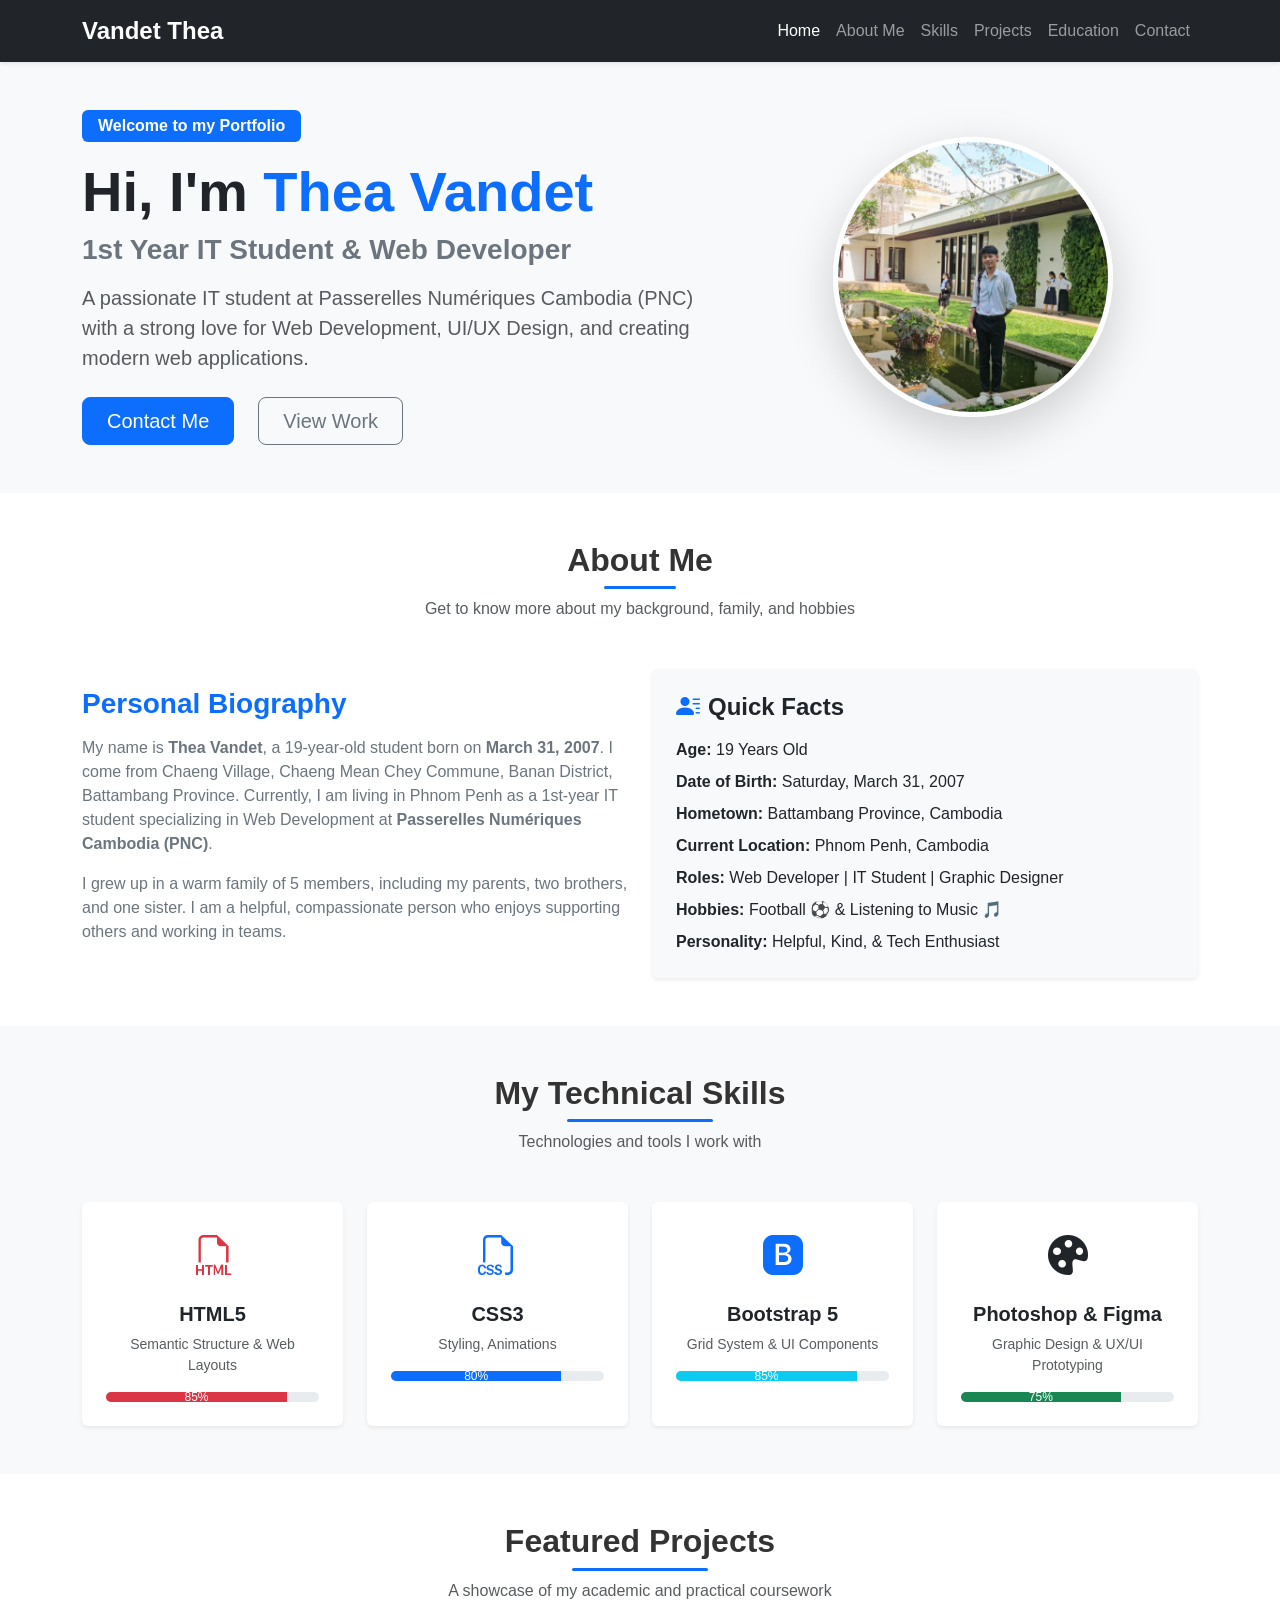
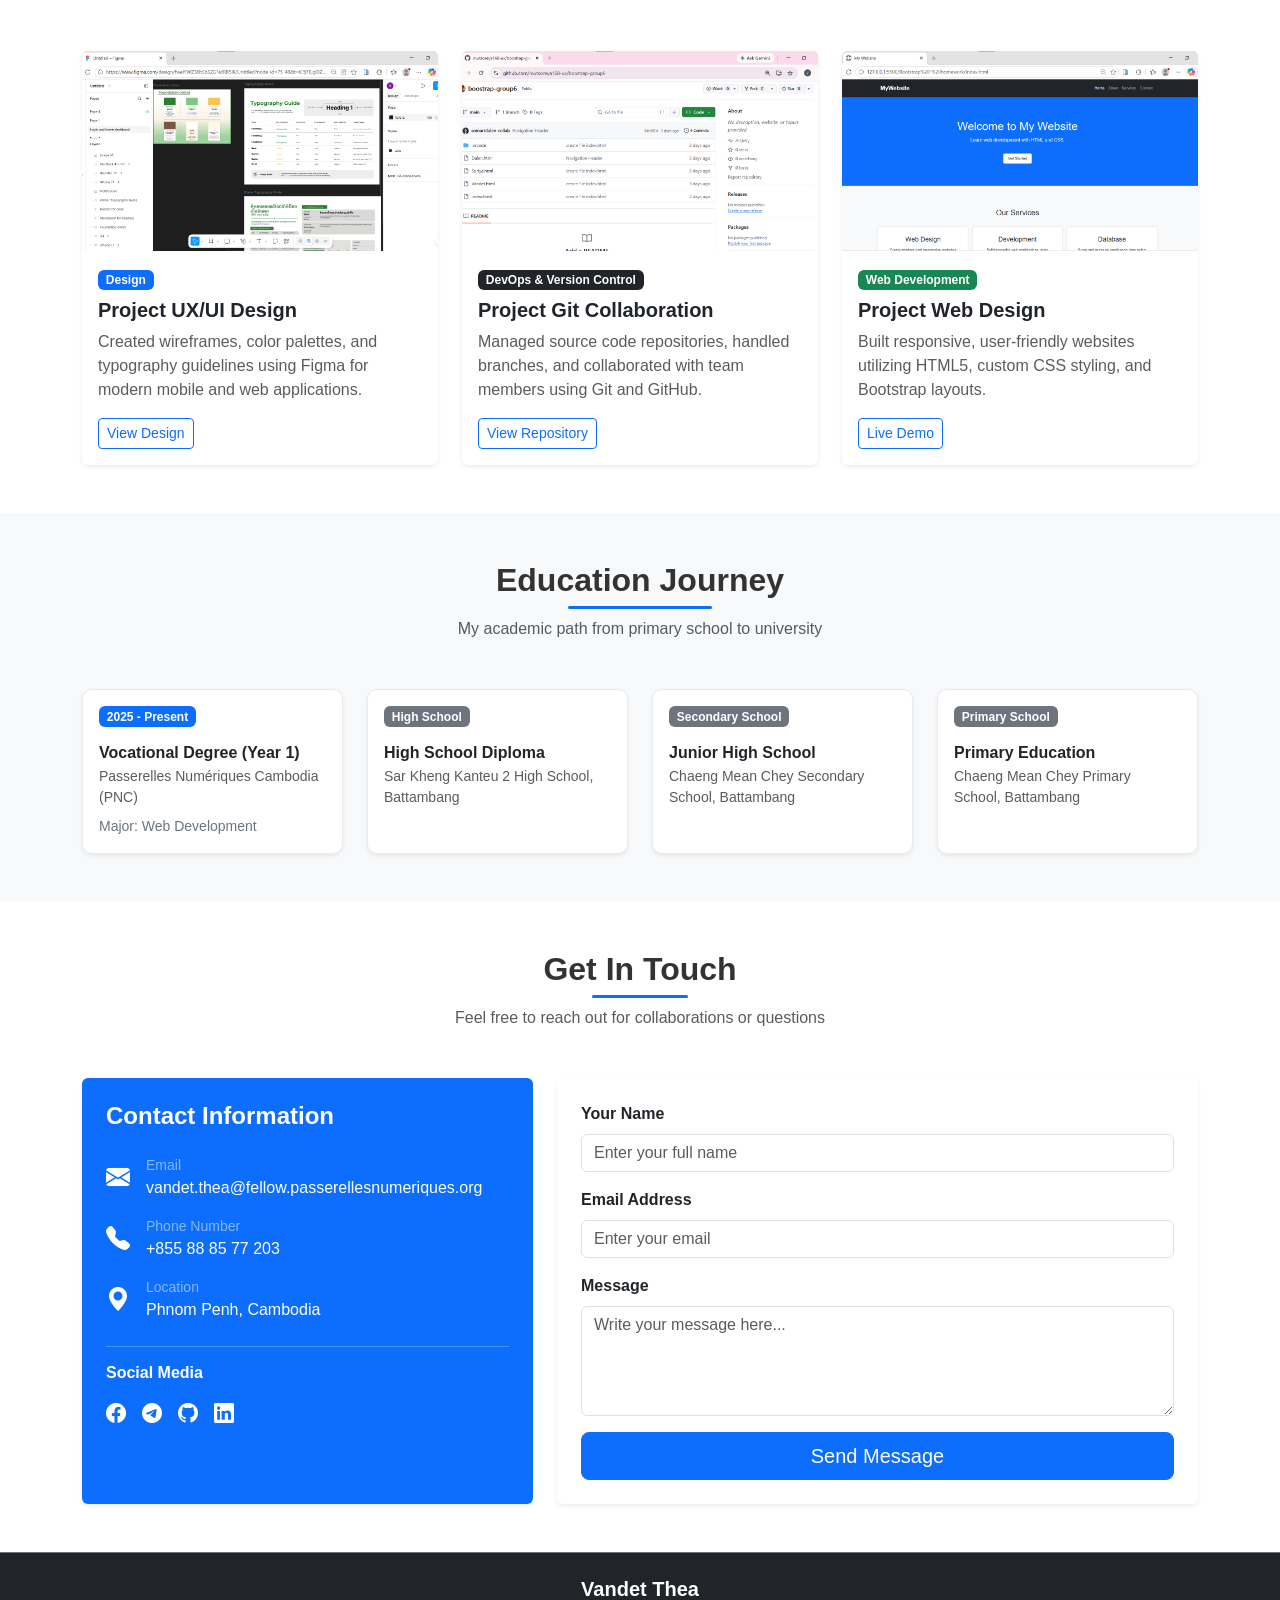
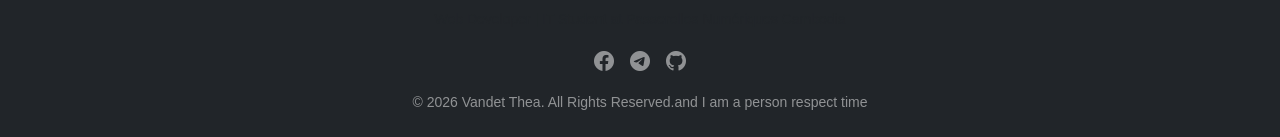
<file: index.html>
<!DOCTYPE html>
<html lang="en">

<head>
    <meta charset="UTF-8">
    <meta name="viewport" content="width=device-width, initial-scale=1.0">
    <title>Personal Portfolio</title>
    <link href="https://cdn.jsdelivr.net/npm/bootstrap@5.3.0/dist/css/bootstrap.min.css" rel="stylesheet">
    <link rel="stylesheet" href="https://cdn.jsdelivr.net/npm/bootstrap-icons@1.10.5/font/bootstrap-icons.css">
    <link rel="stylesheet" href="css/style.css">
</head>

<body>

    <nav class="navbar navbar-expand-lg navbar-dark bg-dark sticky-top shadow-sm">
        <div class="container">
            <a class="navbar-brand fw-bold fs-4" href="#">
                Vandet Thea
            </a>
            <button class="navbar-toggler" type="button" data-bs-toggle="collapse" data-bs-target="#navbarNav">
                <span class="navbar-toggler-icon"></span>
            </button>
            <div class="collapse navbar-collapse" id="navbarNav">
                <ul class="navbar-nav ms-auto">
                    <li class="nav-item"><a class="nav-link active" href="#home">Home</a></li>
                    <li class="nav-item"><a class="nav-link" href="#about">About Me</a></li>
                    <li class="nav-item"><a class="nav-link" href="#skills">Skills</a></li>
                    <li class="nav-item"><a class="nav-link" href="#projects">Projects</a></li>
                    <li class="nav-item"><a class="nav-link" href="#education">Education</a></li>
                    <li class="nav-item"><a class="nav-link" href="#contact">Contact</a></li>
                </ul>
            </div>
        </div>
    </nav>

    <section id="home" class="py-5 bg-light text-dark hero-section d-flex align-items-center">
        <div class="container">
            <div class="row align-items-center">
                <div class="col-lg-7 text-center text-lg-start mb-4 mb-lg-0">
                    <span class="badge bg-primary px-3 py-2 fs-6 mb-3">Welcome to my Portfolio</span>
                    <h1 class="display-4 fw-bold mb-2">Hi, I'm <span class="text-primary">Thea Vandet</span></h1>
                    <h3 class="fw-semibold text-secondary mb-3">1st Year IT Student & Web Developer</h3>
                    <p class="lead text-muted mb-4">
                        A passionate IT student at Passerelles Numériques Cambodia (PNC) with a strong love for Web
                        Development, UI/UX Design, and creating modern web applications.
                    </p>
                    <div class="d-flex gap-3 justify-content-center justify-content-lg-start">
                        <a href="#contact" class="btn btn-primary btn-lg px-4 me-md-2">Contact Me</a>
                        <a href="#projects" class="btn btn-outline-secondary btn-lg px-4">View Work</a>
                    </div>
                </div>
                <div class="col-lg-5 text-center">
                    <div class="hero-img-wrapper">
                        <img src="images/profile.jpg" alt="Thea Vandet"
                            class="img-fluid rounded-circle shadow-lg profile-img">
                    </div>
                </div>
            </div>
        </div>
    </section>

    <section id="about" class="py-5">
        <div class="container">
            <div class="text-center mb-5">
                <h2 class="fw-bold section-title">About Me</h2>
                <p class="text-muted">Get to know more about my background, family, and hobbies</p>
            </div>
            <div class="row g-4 align-items-center">
                <div class="col-lg-6">
                    <h3 class="fw-bold mb-3 text-primary">Personal Biography</h3>
                    <p class="text-secondary">
                        My name is <strong>Thea Vandet</strong>, a 19-year-old student born on <strong>March 31,
                            2007</strong>. I come from Chaeng Village, Chaeng Mean Chey Commune, Banan District,
                        Battambang Province. Currently, I am living in Phnom Penh as a 1st-year IT student specializing
                        in Web Development at <strong>Passerelles Numériques Cambodia (PNC)</strong>.
                    </p>
                    <p class="text-secondary">
                        I grew up in a warm family of 5 members, including my parents, two brothers, and one sister. I
                        am a helpful, compassionate person who enjoys supporting others and working in teams.
                    </p>
                </div>
                <div class="col-lg-6">
                    <div class="card border-0 shadow-sm p-4 bg-light">
                        <h4 class="fw-bold mb-3 text-dark"><i
                                class="bi bi-person-lines-fill me-2 text-primary"></i>Quick Facts</h4>
                        <ul class="list-unstyled mb-0">
                            <li class="mb-2"><strong>Age:</strong> 19 Years Old</li>
                            <li class="mb-2"><strong>Date of Birth:</strong> Saturday, March 31, 2007</li>
                            <li class="mb-2"><strong>Hometown:</strong> Battambang Province, Cambodia</li>
                            <li class="mb-2"><strong>Current Location:</strong> Phnom Penh, Cambodia</li>
                            <li class="mb-2"><strong>Roles:</strong> Web Developer | IT Student | Graphic Designer</li>
                            <li class="mb-2"><strong>Hobbies:</strong> Football ⚽ & Listening to Music 🎵</li>
                            <li><strong>Personality:</strong> Helpful, Kind, & Tech Enthusiast</li>
                        </ul>
                    </div>
                </div>
            </div>
        </div>
    </section>

    <section id="skills" class="py-5 bg-light">
        <div class="container">
            <div class="text-center mb-5">
                <h2 class="fw-bold section-title">My Technical Skills</h2>
                <p class="text-muted">Technologies and tools I work with</p>
            </div>
            <div class="row g-4">
                <div class="col-md-6 col-lg-3">
                    <div class="card h-100 border-0 shadow-sm text-center p-4 skill-card">
                        <div class="fs-1 text-danger mb-3"><i class="bi bi-filetype-html"></i></div>
                        <h5 class="fw-bold">HTML5</h5>
                        <p class="small text-muted mb-3">Semantic Structure & Web Layouts</p>
                        <div class="progress" style="height: 10px;">
                            <div class="progress-bar bg-danger" style="width: 85%;">85%</div>
                        </div>
                    </div>
                </div>
                <div class="col-md-6 col-lg-3">
                    <div class="card h-100 border-0 shadow-sm text-center p-4 skill-card">
                        <div class="fs-1 text-primary mb-3"><i class="bi bi-filetype-css"></i></div>
                        <h5 class="fw-bold">CSS3</h5>
                        <p class="small text-muted mb-3">Styling, Animations</p>
                        <div class="progress" style="height: 10px;">
                            <div class="progress-bar bg-primary" style="width: 80%;">80%</div>
                        </div>
                    </div>
                </div>
                <div class="col-md-6 col-lg-3">
                    <div class="card h-100 border-0 shadow-sm text-center p-4 skill-card">
                        <div class="fs-1 text-primary mb-3"><i class="bi bi-bootstrap-fill"></i></div>
                        <h5 class="fw-bold">Bootstrap 5</h5>
                        <p class="small text-muted mb-3">Grid System & UI Components</p>
                        <div class="progress" style="height: 10px;">
                            <div class="progress-bar bg-info" style="width: 85%;">85%</div>
                        </div>
                    </div>
                </div>
                <div class="col-md-6 col-lg-3">
                    <div class="card h-100 border-0 shadow-sm text-center p-4 skill-card">
                        <div class="fs-1 text-dark mb-3"><i class="bi bi-palette-fill"></i></div>
                        <h5 class="fw-bold">Photoshop & Figma</h5>
                        <p class="small text-muted mb-3">Graphic Design & UX/UI Prototyping</p>
                        <div class="progress" style="height: 10px;">
                            <div class="progress-bar bg-success" style="width: 75%;">75%</div>
                        </div>
                    </div>
                </div>
            </div>
        </div>
    </section>

    <section id="projects" class="py-5">
        <div class="container">
            <div class="text-center mb-5">
                <h2 class="fw-bold section-title">Featured Projects</h2>
                <p class="text-muted">A showcase of my academic and practical coursework</p>
            </div>
            <div class="row g-4">
                <div class="col-md-4">
                    <div class="card h-100 border-0 shadow-sm project-card">
                        <img src="images/project1.png" class="card-img-top project-img" alt="UX/UI Design Project">
                        <div class="card-body">
                            <span class="badge bg-primary mb-2">Design</span>
                            <h5 class="card-title fw-bold">Project UX/UI Design</h5>
                            <p class="card-text text-muted">Created wireframes, color palettes, and typography
                                guidelines using Figma for modern mobile and web applications.</p>
                            <a href="#" class="btn btn-sm btn-outline-primary">View Design</a>
                        </div>
                    </div>
                </div>
                <div class="col-md-4">
                    <div class="card h-100 border-0 shadow-sm project-card">
                        <img src="images/project2.png" class="card-img-top project-img" alt="Git Collaboration Project">
                        <div class="card-body">
                            <span class="badge bg-dark mb-2">DevOps & Version Control</span>
                            <h5 class="card-title fw-bold">Project Git Collaboration</h5>
                            <p class="card-text text-muted">Managed source code repositories, handled branches, and
                                collaborated with team members using Git and GitHub.</p>
                            <a href="#" class="btn btn-sm btn-outline-primary">View Repository</a>
                        </div>
                    </div>
                </div>
                <div class="col-md-4">
                    <div class="card h-100 border-0 shadow-sm project-card">
                        <img src="images/project3.png" class="card-img-top project-img" alt="Web Design Project">
                        <div class="card-body">
                            <span class="badge bg-success mb-2">Web Development</span>
                            <h5 class="card-title fw-bold">Project Web Design</h5>
                            <p class="card-text text-muted">Built responsive, user-friendly websites utilizing HTML5,
                                custom CSS styling, and Bootstrap layouts.</p>
                            <a href="#" class="btn btn-sm btn-outline-primary">Live Demo</a>
                        </div>
                    </div>
                </div>
            </div>
        </div>
    </section>

    <section id="education" class="py-5 bg-light">
        <div class="container">
            <div class="text-center mb-5">
                <h2 class="fw-bold section-title">Education Journey</h2>
                <p class="text-muted">My academic path from primary school to university</p>
            </div>

            <div class="row g-4">
                <div class="col-md-6 col-lg-3">
                    <div class="card h-100 border-0 shadow-sm p-3 edu-card bg-white">
                        <span class="badge bg-primary mb-3 align-self-start">2025 - Present</span>
                        <h6 class="fw-bold text-dark mb-1">Vocational Degree (Year 1)</h6>
                        <p class="small text-muted mb-2">Passerelles Numériques Cambodia (PNC)</p>
                        <small class="text-secondary d-block">Major: Web Development</small>
                    </div>
                </div>
                <div class="col-md-6 col-lg-3">
                    <div class="card h-100 border-0 shadow-sm p-3 edu-card bg-white">
                        <span class="badge bg-secondary mb-3 align-self-start">High School</span>
                        <h6 class="fw-bold text-dark mb-1">High School Diploma</h6>
                        <p class="small text-muted mb-0">Sar Kheng Kanteu 2 High School, Battambang</p>
                    </div>
                </div>
                <div class="col-md-6 col-lg-3">
                    <div class="card h-100 border-0 shadow-sm p-3 edu-card bg-white">
                        <span class="badge bg-secondary mb-3 align-self-start">Secondary School</span>
                        <h6 class="fw-bold text-dark mb-1">Junior High School</h6>
                        <p class="small text-muted mb-0">Chaeng Mean Chey Secondary School, Battambang</p>
                    </div>
                </div>
                <div class="col-md-6 col-lg-3">
                    <div class="card h-100 border-0 shadow-sm p-3 edu-card bg-white">
                        <span class="badge bg-secondary mb-3 align-self-start">Primary School</span>
                        <h6 class="fw-bold text-dark mb-1">Primary Education</h6>
                        <p class="small text-muted mb-0">Chaeng Mean Chey Primary School, Battambang</p>
                    </div>
                </div>
            </div>
        </div>
    </section>

    <section id="contact" class="py-5">
        <div class="container">
            <div class="text-center mb-5">
                <h2 class="fw-bold section-title">Get In Touch</h2>
                <p class="text-muted">Feel free to reach out for collaborations or questions</p>
            </div>
            <div class="row g-4">
                <div class="col-lg-5">
                    <div class="bg-primary text-white p-4 rounded shadow-sm h-100">
                        <h4 class="fw-bold mb-4">Contact Information</h4>
                        <div class="d-flex align-items-center mb-3">
                            <i class="bi bi-envelope-fill fs-4 me-3"></i>
                            <div>
                                <small class="d-block text-white-50">Email</small>
                                <span>vandet.thea@fellow.passerellesnumeriques.org</span>
                            </div>
                        </div>
                        <div class="d-flex align-items-center mb-3">
                            <i class="bi bi-telephone-fill fs-4 me-3"></i>
                            <div>
                                <small class="d-block text-white-50">Phone Number</small>
                                <span>+855 88 85 77 203</span>
                            </div>
                        </div>
                        <div class="d-flex align-items-center mb-4">
                            <i class="bi bi-geo-alt-fill fs-4 me-3"></i>
                            <div>
                                <small class="d-block text-white-50">Location</small>
                                <span>Phnom Penh, Cambodia</span>
                            </div>
                        </div>
                        <hr class="bg-white">
                        <h6 class="fw-bold mb-3">Social Media</h6>
                        <div class="d-flex gap-3 fs-5">
                            <a href="#" class="text-white"><i class="bi bi-facebook"></i></a>
                            <a href="#" class="text-white"><i class="bi bi-telegram"></i></a>
                            <a href="#" class="text-white"><i class="bi bi-github"></i></a>
                            <a href="#" class="text-white"><i class="bi bi-linkedin"></i></a>
                        </div>
                    </div>
                </div>
                <div class="col-lg-7">
                    <form class="card border-0 shadow-sm p-4">
                        <div class="mb-3">
                            <label class="form-label fw-bold">Your Name</label>
                            <input type="text" class="form-control" placeholder="Enter your full name" required>
                        </div>
                        <div class="mb-3">
                            <label class="form-label fw-bold">Email Address</label>
                            <input type="email" class="form-control" placeholder="Enter your email" required>
                        </div>
                        <div class="mb-3">
                            <label class="form-label fw-bold">Message</label>
                            <textarea class="form-control" rows="4" placeholder="Write your message here..."
                                required></textarea>
                        </div>
                        <button type="submit" class="btn btn-primary btn-lg w-100">Send Message</button>
                    </form>
                </div>
            </div>
        </div>
    </section>

    <footer class="bg-dark text-white py-4 border-top border-secondary">
        <div class="container text-center">
            <h5 class="fw-bold mb-2">Vandet Thea</h5>
            <p class="small text-muted mb-3">Web Developer | IT Student at Passerelles Numériques Cambodia</p>
            <div class="d-flex justify-content-center gap-3 mb-3 fs-5">
                <a href="#" class="text-white-50"><i class="bi bi-facebook"></i></a>
                <a href="#" class="text-white-50"><i class="bi bi-telegram"></i></a>
                <a href="#" class="text-white-50"><i class="bi bi-github"></i></a>
            </div>
            <p class="small text-white-50 mb-0">&copy; 2026 Vandet Thea. All Rights Reserved.and I am a person respect time</p>
        </div>
    </footer>

    <script src="https://cdn.jsdelivr.net/npm/bootstrap@5.3.0/dist/js/bootstrap.bundle.min.js"></script>

</body>

</html>
</file>
<file: css/style.css>
html {
    scroll-behavior: smooth;
}

body {
    font-family: 'Segoe UI', Tahoma, Geneva, Verdana, sans-serif;
    color: #333;
}

.section-title {
    position: relative;
    display: inline-block;
    padding-bottom: 10px;
}

.section-title::after {
    content: '';
    position: absolute;
    width: 50%;
    height: 3px;
    background-color: #0d6efd;
    bottom: 0;
    left: 25%;
    border-radius: 2px;
}

.profile-img {
    width: 280px;
    height: 280px;
    object-fit: cover;
    border: 5px solid #ffffff;
}

.skill-card {
    transition: transform 0.3s ease, shadow 0.3s ease;
}

.skill-card:hover {
    transform: translateY(-8px);
}

.project-img {
    height: 200px;
    object-fit: cover;
}

.project-card {
    transition: transform 0.3s ease;
}

.project-card:hover {
    transform: translateY(-10px);
}

.edu-card {
    border-radius: 10px;
    border: 1px solid #e9ecef !important;
    transition: transform 0.3s ease, box-shadow 0.3s ease;
}

.edu-card:hover {
    transform: translateY(-5px);
    box-shadow: 0 0.5rem 1rem rgba(0, 0, 0, 0.08) !important;
}
</file>
